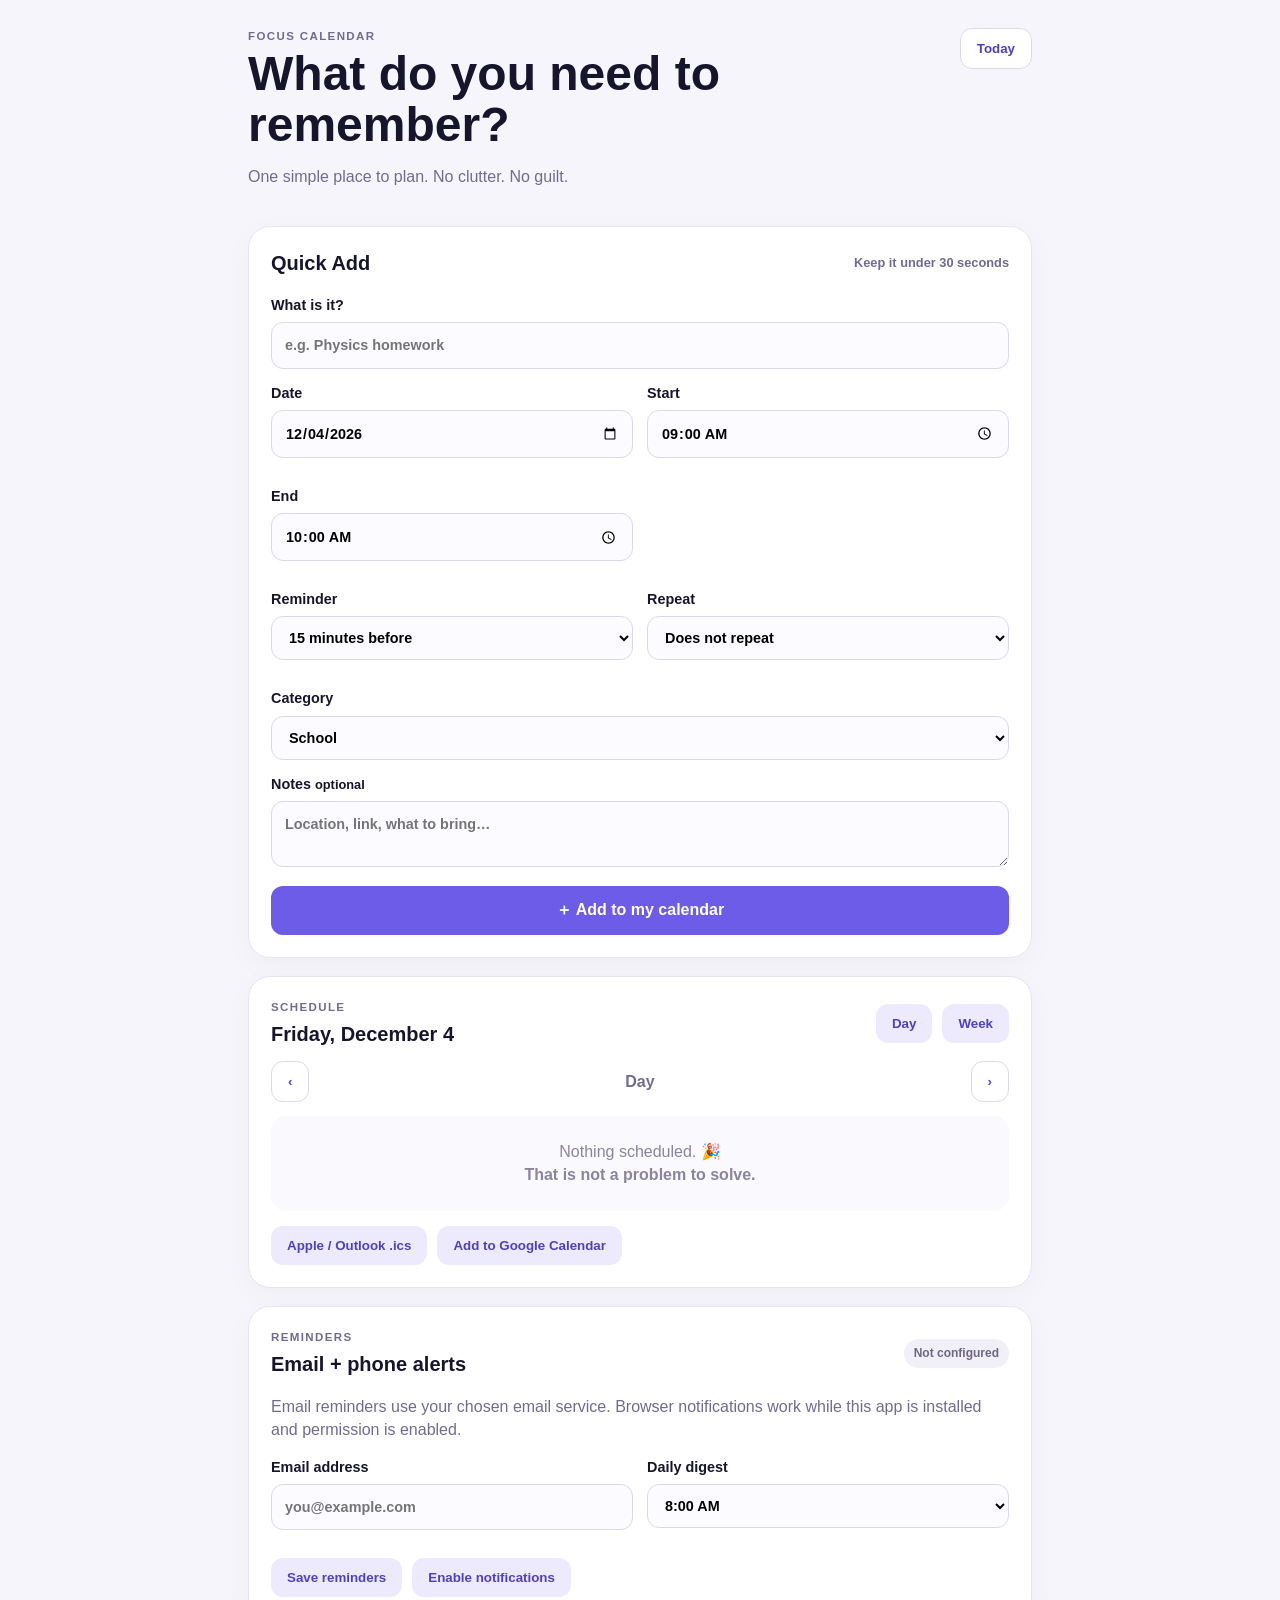
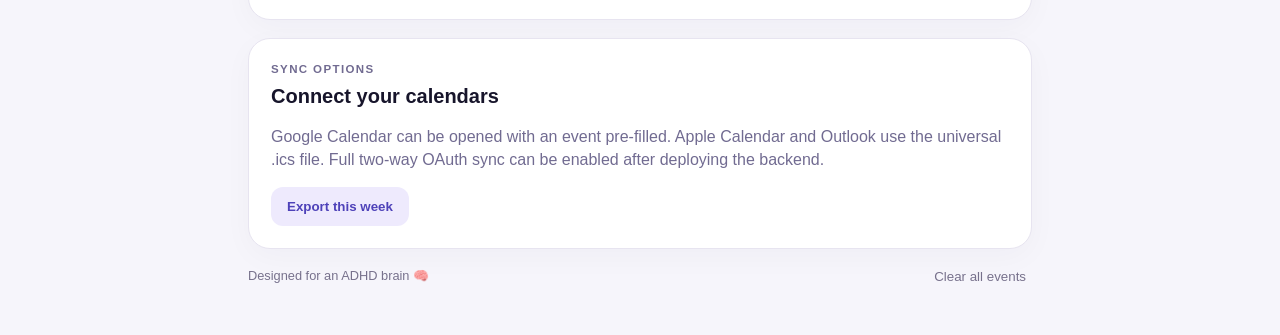
<file: calendar-organizer/index.html>
<!doctype html><html lang="en"><head><meta charset="UTF-8"><meta name="viewport" content="width=device-width,initial-scale=1"><meta name="theme-color" content="#6c5ce7"><link rel="manifest" href="manifest.json"><title>Focus Calendar — ADHD Friendly</title><link rel="stylesheet" href="styles.css"></head><body><main class="app-shell"><header class="topbar"><div><p class="eyebrow">FOCUS CALENDAR</p><h1>What do you need to remember?</h1><p class="subtitle">One simple place to plan. No clutter. No guilt.</p></div><button id="todayBtn" class="ghost-btn">Today</button></header><section class="quick-add card"><div class="section-title-row"><h2>Quick Add</h2><span class="hint">Keep it under 30 seconds</span></div><form id="eventForm"><label>What is it?<input id="title" required maxlength="120" placeholder="e.g. Physics homework" autocomplete="off"></label><div class="form-grid"><label>Date<input id="date" type="date" required></label><label>Start<input id="startTime" type="time" required></label><label>End<input id="endTime" type="time"></label></div><div class="form-grid"><label>Reminder<select id="reminder"><option value="0">At start time</option><option value="5">5 minutes before</option><option value="15" selected>15 minutes before</option><option value="30">30 minutes before</option><option value="60">1 hour before</option><option value="1440">1 day before</option></select></label><label>Repeat<select id="repeat"><option value="none">Does not repeat</option><option value="daily">Every day</option><option value="weekdays">Weekdays</option><option value="weekly">Every week</option><option value="monthly">Every month</option></select></label></div><label>Category<select id="category"><option>School</option><option>Music</option><option>Work</option><option>Personal</option><option>Important</option></select></label><label>Notes <span class="optional">optional</span><textarea id="notes" rows="2" maxlength="500" placeholder="Location, link, what to bring…"></textarea></label><button class="primary-btn" type="submit">＋ Add to my calendar</button></form></section><section class="card"><div class="section-title-row"><div><p class="eyebrow">SCHEDULE</p><h2 id="dateHeading">Today</h2></div><div class="view-buttons"><button id="dayBtn" class="secondary-btn">Day</button><button id="weekBtn" class="secondary-btn">Week</button></div></div><div id="weekNav" class="week-nav"><button id="prevBtn" class="ghost-btn">‹</button><span id="rangeLabel"></span><button id="nextBtn" class="ghost-btn">›</button></div><div id="eventList" class="event-list"></div><div class="export-row"><button id="exportBtn" class="secondary-btn">Apple / Outlook .ics</button><button id="googleBtn" class="secondary-btn">Add to Google Calendar</button></div></section><section class="card settings"><div class="section-title-row"><div><p class="eyebrow">REMINDERS</p><h2>Email + phone alerts</h2></div><span class="status-pill" id="emailStatus">Not configured</span></div><p class="muted">Email reminders use your chosen email service. Browser notifications work while this app is installed and permission is enabled.</p><div class="form-grid"><label>Email address<input id="email" type="email" placeholder="you@example.com"></label><label>Daily digest<select id="digestTime"><option value="off">Off</option><option value="07:00">7:00 AM</option><option value="08:00" selected>8:00 AM</option><option value="09:00">9:00 AM</option></select></label></div><div class="button-row"><button id="saveSettings" class="secondary-btn">Save reminders</button><button id="notifyBtn" class="secondary-btn">Enable notifications</button></div></section><section class="card"><p class="eyebrow">SYNC OPTIONS</p><h2>Connect your calendars</h2><p class="muted">Google Calendar can be opened with an event pre-filled. Apple Calendar and Outlook use the universal .ics file. Full two-way OAuth sync can be enabled after deploying the backend.</p><div class="button-row"><button id="downloadWeek" class="secondary-btn">Export this week</button><button id="installBtn" class="secondary-btn hidden">Install app</button></div></section><footer><span>Designed for an ADHD brain 🧠</span><button id="clearBtn" class="text-btn">Clear all events</button></footer></main><script src="app.js"></script></body></html>
</file>
<file: calendar-organizer/styles.css>
:root{font-family:-apple-system,BlinkMacSystemFont,"Segoe UI",sans-serif;color:#17152b;background:#f6f5fb;line-height:1.4}*{box-sizing:border-box}body{margin:0}.app-shell{max-width:820px;margin:auto;padding:28px 18px 50px}.topbar{display:flex;justify-content:space-between;gap:20px;align-items:flex-start;margin-bottom:22px}.eyebrow{font-size:.72rem;font-weight:800;letter-spacing:.12em;margin:0 0 5px;color:#716b91}h1{font-size:clamp(1.9rem,6vw,3rem);line-height:1.05;margin:0 0 8px}h2{margin:0;font-size:1.25rem}.subtitle,.muted,.hint{color:#716b91}.card{background:#fff;border:1px solid #e7e4f0;border-radius:22px;padding:22px;margin-bottom:18px;box-shadow:0 8px 30px #2e244008}.section-title-row{display:flex;justify-content:space-between;align-items:center;gap:12px;margin-bottom:18px}.hint,.optional{font-size:.8rem;font-weight:600}.form-grid{display:grid;grid-template-columns:repeat(2,1fr);gap:14px;margin-bottom:14px}label{display:block;font-weight:700;font-size:.9rem;margin-bottom:14px}input,select,textarea{width:100%;margin-top:7px;border:1px solid #dcd8e9;border-radius:12px;padding:12px 13px;font:inherit;background:#fcfbff}textarea{resize:vertical}.primary-btn,.secondary-btn,.ghost-btn{border:0;border-radius:12px;padding:12px 16px;font-weight:800;cursor:pointer}.primary-btn{width:100%;background:#6c5ce7;color:#fff;font-size:1rem;padding:14px}.secondary-btn{background:#eeeafd;color:#4e42b9}.ghost-btn{background:#fff;border:1px solid #ddd9e9;color:#4e42b9}.button-row,.view-buttons,.export-row{display:flex;gap:10px;flex-wrap:wrap}.week-nav{display:flex;justify-content:space-between;align-items:center;margin:-5px 0 14px;color:#716b91;font-weight:800}.event-list{display:grid;gap:10px}.event{display:flex;gap:14px;align-items:center;border:1px solid #ece9f3;border-radius:16px;padding:14px}.event-time{font-weight:900;min-width:92px}.event-title{font-weight:800}.event-meta{font-size:.82rem;color:#77718c}.delete{margin-left:auto;border:0;background:transparent;color:#9b94aa;cursor:pointer;font-size:1.1rem}.status-pill{background:#f1eff8;color:#6e6783;padding:6px 10px;border-radius:999px;font-size:.75rem;font-weight:800}.text-btn{border:0;background:transparent;color:#77718c;cursor:pointer}.empty{text-align:center;padding:25px;color:#8b849d;background:#faf9fd;border-radius:15px}.export-row{margin-top:15px}footer{display:flex;justify-content:space-between;color:#77718c;font-size:.8rem}.hidden{display:none!important}@media(max-width:600px){.app-shell{padding:20px 13px}.topbar{display:block}.ghost-btn{margin-top:12px}.form-grid{grid-template-columns:1fr}.section-title-row{align-items:flex-start}.event{align-items:flex-start}.event-time{min-width:70px}.button-row,.view-buttons,.export-row{width:100%}.button-row button,.view-buttons button,.export-row button{flex:1}}
</file>
